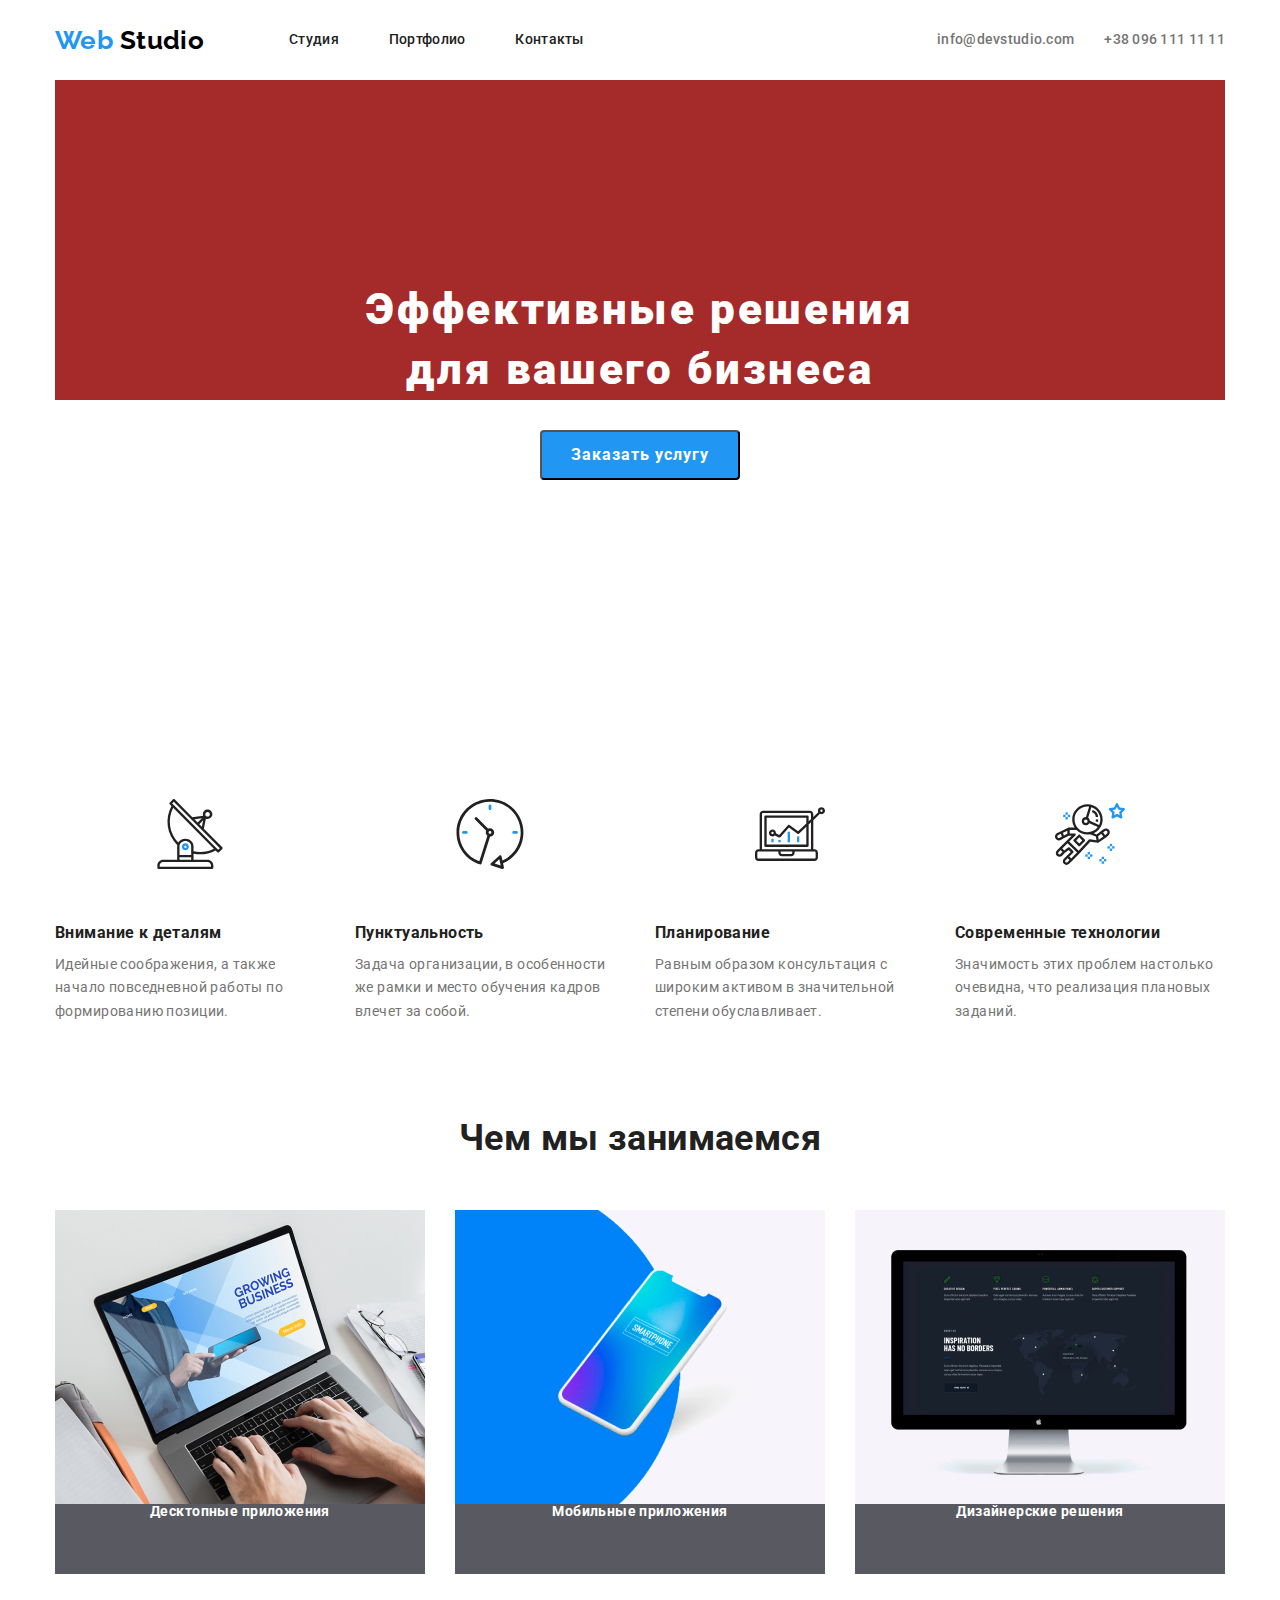
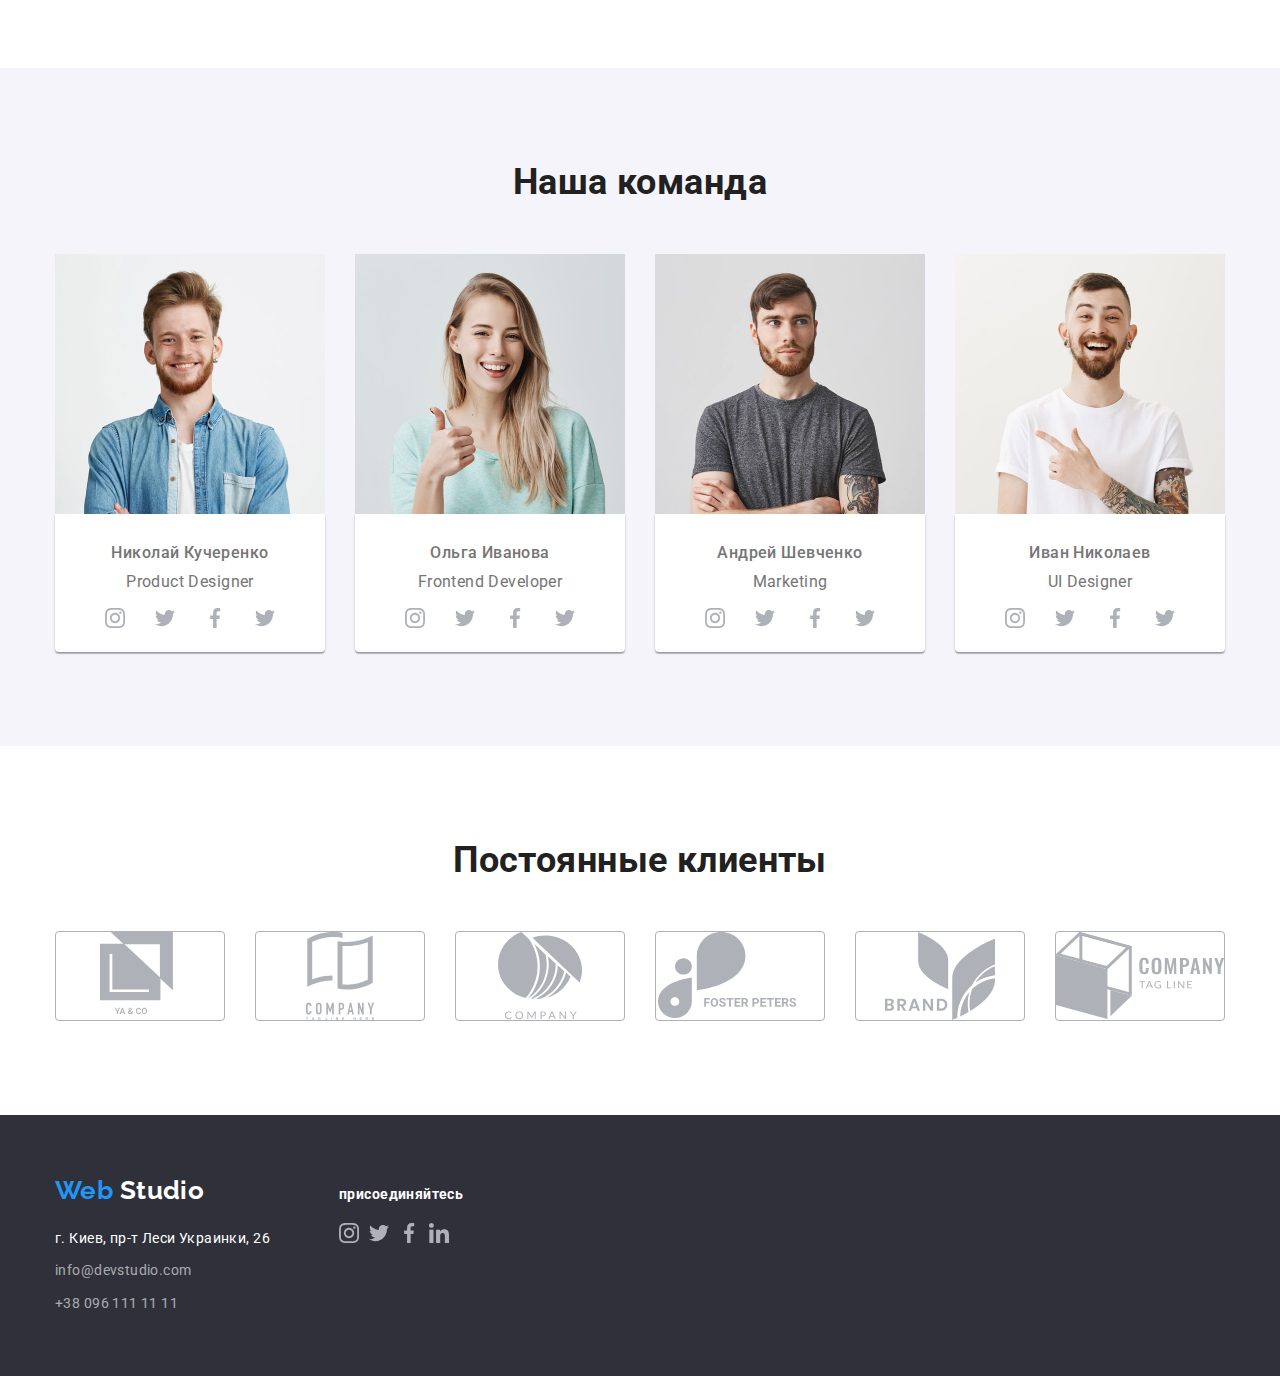
<file: index.html>
<!DOCTYPE html>
<html lang="ru">
  <head>
    <meta charset="UTF-8" />
    <meta name="viewport" content="width=device-width, initial-scale=1.0" />
    <title>Web studio</title>
    <link href="https://fonts.googleapis.com/css2?family=Raleway:wght@700&family=Roboto:wght@400;500;700&display=swap"
      rel="stylesheet">
    <link rel="stylesheet" href="./css/normalize.css">
    <link rel="stylesheet" href="./css/styles.css">
  </head>
  <body>
    <header class="header">
      <div class="container">
        <nav class="navigation">
          <a class="logo-main link" href="./index.html">
            <span class="logo-web">Web</span> Studio
          </a>
          <ul class="site-nav"> 
            <li class="site-nav-list">
              <a class="link" href="">Студия</a>
            </li>
            <li class="site-nav-list">
              <a class="link" href="./portfolio.html">Портфолио</a>
            </li>
            <li class="site-nav-list">
              <a class="link" href="">Контакты</a>
            </li> 
          </ul>
        </nav>
        <ul class="contacts">
          <li class="contacts-list">
            <a class="link" href="mailto:info@devstudio.com">info@devstudio.com</a>
          </li>
          <li class="contacts-list">
            <a class="link" href="tel:+380961111111">+38 096 111 11 11</a>
          </li>
        </ul>
      </div>
    </header>

    <main>

      <!-- Секция ГЕРОЙ -->
    <section class="hero-section">
      <div class="container">
        <h1 class="hero" >Эффективные решения <br>
          для вашего бизнеса</h1>
          <!-- <div class="main-btn">
            <button type="button" class="button">Заказать услугу
            </button>
          </div> -->
          <button type="button" class="button">Заказать услугу
          </button>
                </div>
        </section>

    <!-- О нас -->
    <section class="about-us">
      <div class="container">
        <h2 hidden> О нас</h2>
      <ul class="about-us-list">
        <li class="about-us-list-item">
          <img class="about-us-img" src="./images/preimushestva/antenna1.svg" alt="антенна">
          <h3 class="about-us-title">Внимание к деталям</h3>
          <p class="about-us-text">Идейные соображения, а также начало повседневной работы по формированию позиции.
          </p>
        </li>
        <li class="about-us-list-item">
          <img class="about-us-img" src="./images/preimushestva/clock 2.svg" alt="часы">
          <h3 class="about-us-title">Пунктуальность</h3>
          <p class="about-us-text">Задача организации, в особенности же рамки и место обучения кадров влечет за собой.
          </p>
        </li>
        <li class="about-us-list-item">
          <img class="about-us-img" src="./images/preimushestva/diagram3.svg" alt="диаграмма">
          <h3 class="about-us-title">Планирование</h3>
          <p class="about-us-text">Равным образом консультация с широким активом в значительной степени обуславливает.
          </p>
        </li>
        <li class="about-us-list-item">
          <img class="about-us-img" src="./images/preimushestva/astronaut4.svg" alt="астронавт">
          <h3 class="about-us-title">Современные технологии</h3>
          <p class="about-us-text">Значимость этих проблем настолько очевидна, что реализация плановых заданий.
          </p>
        </li>
      </ul>
      </div>
    </section>

    <!-- Чем мы занимаемся ( работа) -->

    <section class="work" >
    <div class="container">
      <h2 class="title">Чем мы занимаемся</h2>
      <ul class="work-list"> 
        <li class="work-list-item">
          <img src="./images/about_ua/about_us_1.jpg" alt="человек печатающий на ноутбуке" width="370" height="294">
          <p class="work-item">Десктопные приложения</p>
        </li>
        <li class="work-list-item">
          <img src="./images/about_ua/about_us_2.jpg" alt="моб телефон" width="370" height="294">  
          <p class="work-item">Мобильные приложения</p>
        </li>
        <li class="work-list-item">
          <img src="./images/about_ua/about_us_3.jpg" alt="монитор" width="370" height="294">
          <p class="work-item">Дизайнерские решения</p>
        </li>
      </ul>
    </div>
    </section>

    <!-- Наша команда -->
    <section class="team">
      <div class="container">
        <h2 class="title">Наша команда</h2>
      <ul class="team-list">
        <li>
          <img src="./images/our_team/img-0.jpg" alt="" width="270" height="260">
            <div class="team-border">
              <h3 class="team-list-header">Николай Кучеренко</h3>
              <p class="team-list-item">Product Designer</p>
              <ul class="social-list">
                <li>
                  <a class="social-list-item" href="" aria-label="инстаграм"> 
                    <img src="./images/social-icon/instagram.svg" alt="инстаграм">
                  </a>
                </li>
                <li>
                  <a class="social-list-item" href="" aria-label="твиттер">
                  <img src="./images/social-icon/twitter.svg" alt="твиттер">
                </a>
                </li>
                <li>
                  <a class="social-list-item" href="" aria-label="фейсбук">
                  <img src="./images/social-icon/facebook.svg" alt="фейсбук">
                </a>
                </li>
                <li>
                  <a class="social-list-item" href="" aria-label="линкедин">
                  <img src="./images/social-icon/twitter.svg" alt="линдекин">
                </a>
                </li>
              </ul>
            </div>
          
        </li>
        <li>
          <img src="./images/our_team/img-1.jpg" alt="" width="270" height="260">
          
          <div class="team-border">
            <h3 class="team-list-header">Ольга Иванова</h3>
          <p class="team-list-item">Frontend Developer</p>
          <ul class="social-list">
            <li>
              <a class="social-list-item" href="" aria-label="инстаграм">
                <img src="./images/social-icon/instagram.svg" alt="инстаграм">
              </a>
            </li>
            <li>
              <a class="social-list-item" href="" aria-label="твиттер">
                <img src="./images/social-icon/twitter.svg" alt="твиттер">
              </a>
            </li>
            <li>
              <a class="social-list-item" href="" aria-label="фейсбук">
                <img src="./images/social-icon/facebook.svg" alt="фейсбук">
              </a>
            </li>
            <li>
              <a class="social-list-item" href="" aria-label="линкедин">
                <img src="./images/social-icon/twitter.svg" alt="линдекин">
              </a>
            </li>
          </ul>
          </div>
        </li>
        <li>
          <img src="./images/our_team/img-2.jpg" alt="" width="270" height="260">
          
          <div class="team-border">
            <h3 class="team-list-header">Андрей Шевченко</h3>
          <p class="team-list-item">Marketing</p>
          <ul class="social-list">
            <li>
              <a class="social-list-item" href="" aria-label="инстаграм">
                <img src="./images/social-icon/instagram.svg" alt="инстаграм">
              </a>
            </li>
            <li>
              <a class="social-list-item" href="" aria-label="твиттер">
                <img src="./images/social-icon/twitter.svg" alt="твиттер">
              </a>
            </li>
            <li>
              <a class="social-list-item" href="" aria-label="фейсбук">
                <img src="./images/social-icon/facebook.svg" alt="фейсбук">
              </a>
            </li>
            <li>
              <a class="social-list-item" href="" aria-label="линкедин">
                <img src="./images/social-icon/twitter.svg" alt="линдекин">
              </a>
            </li>
          </ul>
          </div>
        </li>
        <li>
          <img src="./images/our_team/img-3.jpg" alt="" width="270" height="260">
          
          <div class="team-border">
            <h3 class="team-list-header">Иван Николаев</h3>
          <p class="team-list-item">UI Designer</p>
          <ul class="social-list">
            <li>
              <a class="social-list-item" href="" aria-label="инстаграм">
                <img src="./images/social-icon/instagram.svg" alt="инстаграм">
              </a>
            </li>
            <li>
              <a class="social-list-item" href="" aria-label="твиттер">
                <img src="./images/social-icon/twitter.svg" alt="твиттер">
              </a>
            </li>
            <li>
              <a class="social-list-item" href="" aria-label="фейсбук">
                <img src="./images/social-icon/facebook.svg" alt="фейсбук">
              </a>
            </li>
            <li>
              <a class="social-list-item" href="" aria-label="линкедин">
                <img src="./images/social-icon/twitter.svg" alt="линдекин">
              </a>
            </li>
          </ul>
          </div>
        </li>
      </ul>
      </div>
    </section>

    <!-- Постоянные клиенты -->

    <section class="company">
      <div class="container">
        <h2 class="title">Постоянные клиенты</h2>
      <ul class="company-list">
        <li class="company-list-item">
          <a class="link" href="">
            <img class="images" src="./images/logo_company/logo1.svg" alt="логотип 1">
          </a>
        </li>
        <li class="company-list-item">
          <a class="link" href="">
            <img class="images" src="./images/logo_company/logo2.svg" alt="логотип 2">
          </a>
        </li>
        <li class="company-list-item">
          <a class="link" href="">
            <img class="images" src="./images/logo_company/logo3.svg" alt="логотип 3">
          </a>
        </li>
        <li class="company-list-item">
          <a class="link" href="">
            <img class="images" src="./images/logo_company/logo4.svg" alt="логотип 4">
          </a>
        </li>
        <li class="company-list-item">
          <a class="link" href="">
            <img class="images" src="./images/logo_company/logo5.svg" alt="логотип 5">
          </a>
        </li>
        <li class="company-list-item">
          <a class="link" href="">
            <img class="images" src="./images/logo_company/logo6.svg" alt="логотип 6">
          </a>
        </li>
      </ul> 
      </div>
    </section>

    </main>

    <!-- Футер -->
    <footer class="footer">

      <div class="container">
        <div>
          <a class="logo-footer link" href="./index.html">
            <span class="logo-web">Web</span> 
            <span class="logo-studio"> Studio</span>
          </a>
          <ul class="address-list">
            <li class="address" >
              <a class="link" href="https://goo.gl/maps/SWiXS9RrNfBvQdv68">г. Киев, пр-т Леси Украинки, 26</a>
            </li>
            <li class="mail">
              <a class="link" href="mailto:info@devstudio.com">info@devstudio.com</a>
            </li>
            <li class="tel">
              <a class="link" href="tel:+380961111111">+38 096 111 11 11</a>
            </li>
          </ul>
        </div>
      
  
        <div class="footer-social">
          <b class="subtitle">присоединяйтесь</b>
          <ul class="footer-social-list">
            <li>
              <a class="link" href="" aria-label="инстаграм">
                <img src="./images/social-icon/instagram.svg" alt="инстаграм">
              </a>
            </li>
            <li>
              <a class="link" href="" aria-label="твиттер">
                <img src="./images/social-icon/twitter.svg" alt="твиттер">
              </a>
            </li>
            <li>
              <a class="link" href="" aria-label="фейсбук">
                <img src="./images/social-icon/facebook.svg" alt="фейсбук">
              </a>
            </li>
            <li>
              <a class="link" href="" aria-label="линкедин">
                <img src="./images/social-icon/linkedin.svg" alt="линдекин">
              </a>
            </li>
          </ul>
        </div>
      </div>

    </footer>
  </body>
</html>
</file>
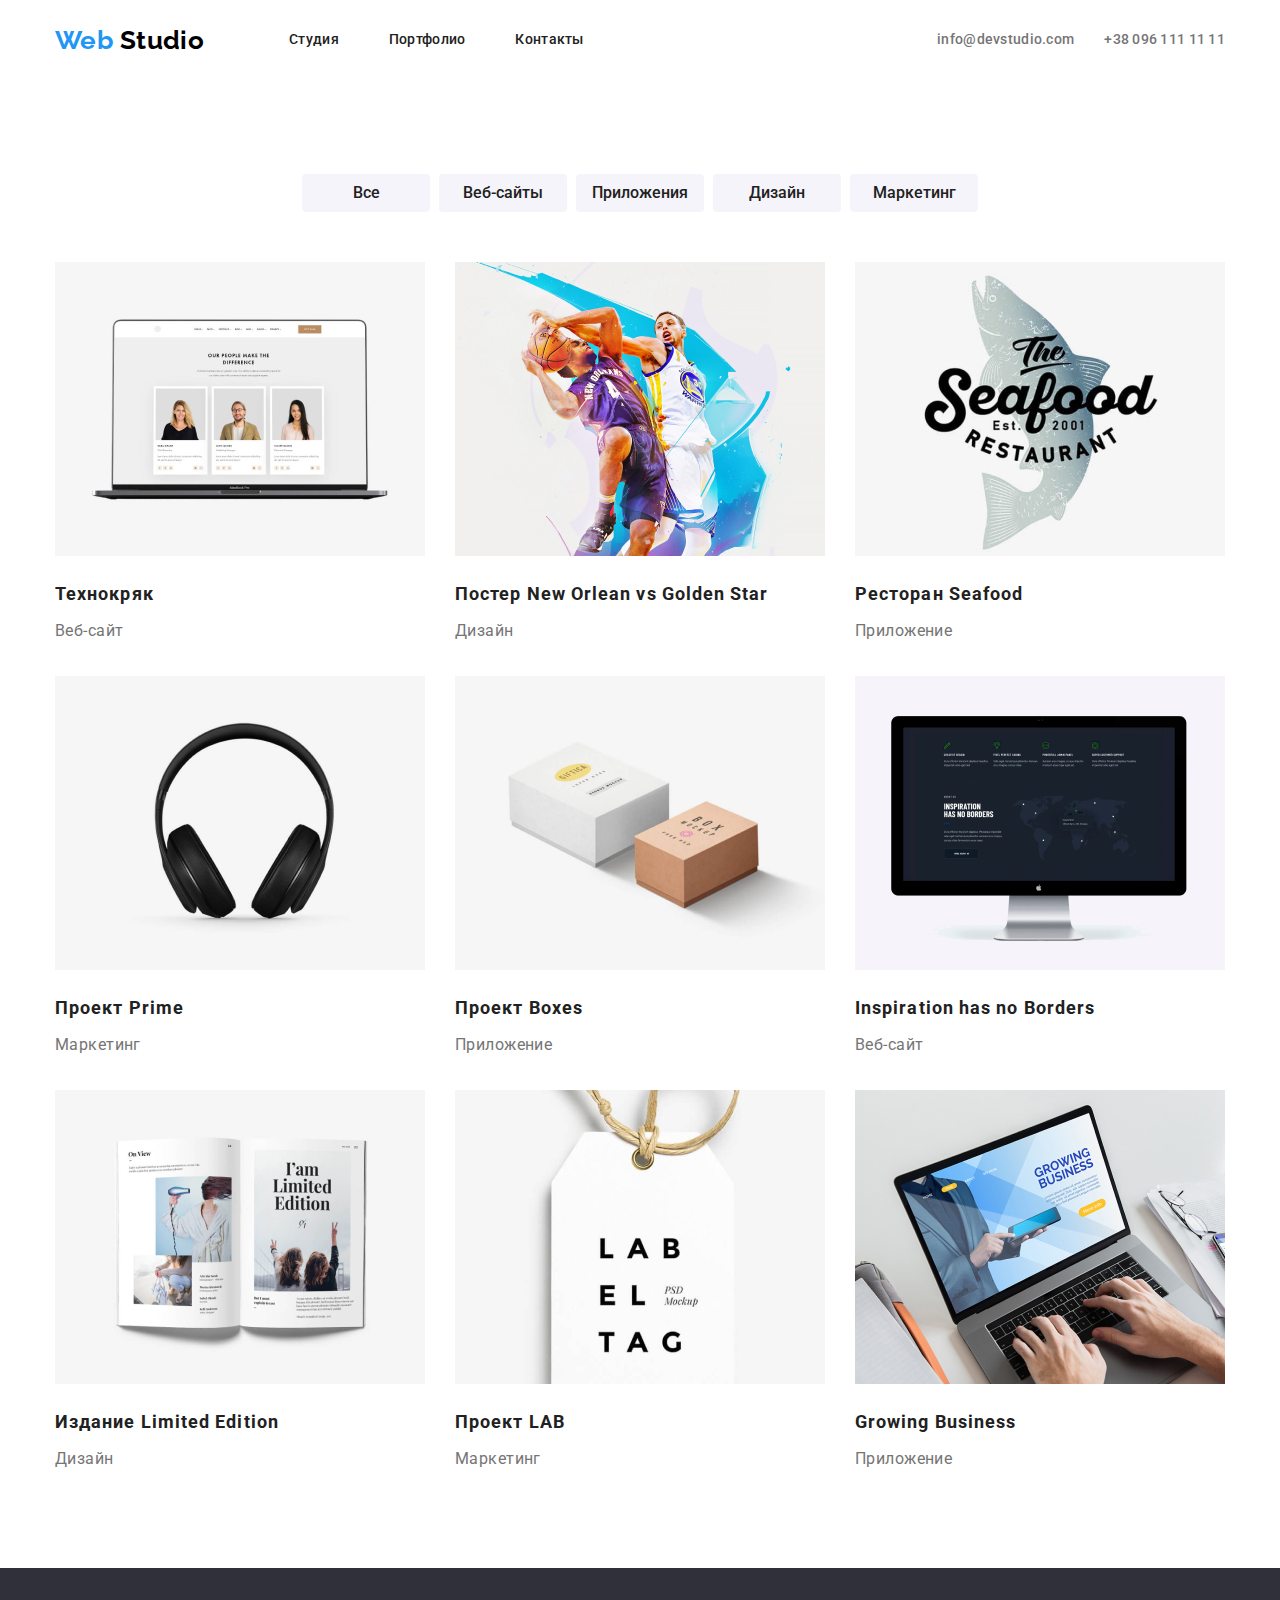
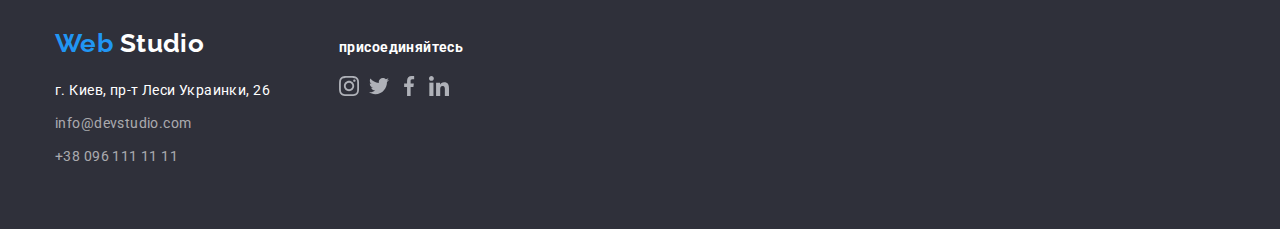
<file: portfolio.html>
<!DOCTYPE html>
<html lang="ru">
  <head>
    <meta charset="UTF-8" />
    <meta name="viewport" content="width=device-width, initial-scale=1.0" />
    <title>Web studio</title>
    <link href="https://fonts.googleapis.com/css2?family=Raleway:wght@700&family=Roboto:wght@400;500;700&display=swap"
      rel="stylesheet">
    <link rel="stylesheet" href="./css/normalize.css">
    <link rel="stylesheet" href="./css/styles.css">
  </head>
  <body>
    <header class="header">
      <div class="container">
        <nav class="navigation">
          <a class="logo-main link" href="./index.html">
            <span class="logo-web">Web</span> Studio
          </a>
          <ul class="site-nav"> 
            <li class="site-nav-list">
              <a class="link" href="index.html">Студия</a>
            </li>
            <li class="site-nav-list">
              <a class="link current" href="">Портфолио</a>
            </li>
            <li class="site-nav-list">
              <a class="link" href="">Контакты</a>
            </li> 
          </ul>
        </nav>
        <ul class="contacts">
          <li class="contacts-list">
            <a class="link" href="mailto:info@devstudio.com">info@devstudio.com</a>
          </li>
          <li class="contacts-list">
            <a class="link" href="tel:+380961111111">+38 096 111 11 11</a>
          </li>
        </ul>
      </div>
    </header>


<main>
     <section>
         <div class="container">
          <h1 hidden>Портфолио</h1>
          <ul class="filter-list">
              <li>
                <button type="button" class="btn">Все</button>
             </li>
              <li>
                <button type="button" class="btn">Веб-сайты</button>
             </li>
              <li>
                <button type="button" class="btn">Приложения</button>
             </li>
              <li>
                <button type="button" class="btn">Дизайн</button>
             </li>
              <li>
                <button type="button" class="btn">Маркетинг</button>
             </li>
          </ul>
 
          <ul class="portfolio">
              <li class="portfolio-list">
                  <a class="link" href="">
                      <img src="./images/portfolio/people1.jpg" alt="люди">
                      <h2 class="portfolio-title">Технокряк</h2>
                      <p class="text">Веб-сайт</p>
                      <p hidden>Технокряк это современная площадка распространения коронавируса. Компании используют эту 
                          платформу для цифрового
                     шпионажа и атак на защищённые сервера конкурентов.
                     </p>
                  </a>
              </li>
              <li class="portfolio-list">
                  <a class="link" href=""><img src="./images/portfolio/sport2.jpg" alt="спорт">
                      <h2 class="portfolio-title">Постер New Orlean vs Golden Star</h2>
                      <p class="text">Дизайн</p>
                      <p hidden>Технокряк это современная площадка распространения коронавируса. Компании используют эту 
                          платформу для цифрового
                     шпионажа и атак на защищённые сервера конкурентов.
                     </p>
                 </a>
              </li>
              <li class="portfolio-list">
                  <a class="link" href=""><img src="./images/portfolio/logo_restoran3.jpg" alt="логотип ресторан">
                      <h2 class="portfolio-title">Ресторан Seafood</h2>
                      <p class="text">Приложение</p>
                      <p hidden>Технокряк это современная площадка распространения коронавируса. Компании используют эту 
                          платформу для цифрового
                     шпионажа и атак на защищённые сервера конкурентов.
                     </p>
                 </a>
              </li>
              <li class="portfolio-list">
                  <a class="link" href=""><img src="./images/portfolio/headphones4.jpg" alt="наушники">
                      <h2 class="portfolio-title">Проект Prime</h2>
                      <p class="text">Маркетинг</p>
                      <p hidden>Технокряк это современная площадка распространения коронавируса. Компании используют эту 
                          платформу для цифрового
                     шпионажа и атак на защищённые сервера конкурентов.
                     </p>
                 </a>
              </li>
              <li class="portfolio-list">
                  <a class="link" href=""><img src="./images/portfolio/box5.jpg" alt="коробка">
                      <h2 class="portfolio-title">Проект Boxes</h2>
                      <p class="text">Приложение</p>
                      <p hidden>Технокряк это современная площадка распространения коронавируса. Компании используют эту 
                          платформу для цифрового
                     шпионажа и атак на защищённые сервера конкурентов.
                     </p>
                 </a>
              </li>
              <li class="portfolio-list">
                  <a class="link" href=""><img src="./images/portfolio/monitor6.jpg" alt="монитор">
                      <h2 class="portfolio-title">Inspiration has no Borders</h2>
                      <p class="text">Веб-сайт</p>
                      <p hidden>Технокряк это современная площадка распространения коронавируса. Компании используют эту 
                          платформу для цифрового
                     шпионажа и атак на защищённые сервера конкурентов.
                     </p>
                 </a>
              </li>
              <li class="portfolio-list">
                  <a class="link" href=""><img src="./images/portfolio/book7.jpg" alt="книги">
                      <h2 class="portfolio-title">Издание Limited Edition</h2>
                      <p class="text">Дизайн</p>
                      <p hidden>Технокряк это современная площадка распространения коронавируса. Компании используют эту 
                          платформу для цифрового
                     шпионажа и атак на защищённые сервера конкурентов.
                     </p>
                 </a>
              </li>
              <li class="portfolio-list">
                  <a class="link" href=""><img src="./images/portfolio/project_lab8.jpg" alt="проект">
                      <h2 class="portfolio-title">Проект LAB</h2>
                      <p class="text">Маркетинг</p>
                      <p hidden>Технокряк это современная площадка распространения коронавируса. Компании используют эту 
                          платформу для цифрового
                     шпионажа и атак на защищённые сервера конкурентов.
                     </p>
                 </a>
              </li>
              <li class="portfolio-list">
                  <a class="link" href=""><img src="./images/portfolio/notebook9.jpg" alt="ноутбук">
                      <h2 class="portfolio-title">Growing Business</h2>
                      <p class="text">Приложение</p>
                      <p hidden>Технокряк это современная площадка распространения коронавируса. Компании используют эту 
                          платформу для цифрового
                     шпионажа и атак на защищённые сервера конкурентов.
                     </p>
                 </a>
              </li>
          </ul>
         </div>
     </section>
</main>

    <!-- Футер -->
    <footer class="footer">

      <div class="container">
        <div>
          <a class="logo-footer link" href="./index.html">
            <span class="logo-web">Web</span> 
            <span class="logo-studio"> Studio</span>
          </a>
          <ul class="address-list">
            <li class="address" >
              <a class="link" href="https://goo.gl/maps/SWiXS9RrNfBvQdv68">г. Киев, пр-т Леси Украинки, 26</a>
            </li>
            <li class="mail">
              <a class="link" href="mailto:info@devstudio.com">info@devstudio.com</a>
            </li>
            <li class="tel">
              <a class="link" href="tel:+380961111111">+38 096 111 11 11</a>
            </li>
          </ul>
        </div>
      
  
        <div class="footer-social">
          <b class="subtitle">присоединяйтесь</b>
          <ul class="footer-social-list">
            <li>
              <a class="link" href="" aria-label="инстаграм">
                <img src="./images/social-icon/instagram.svg" alt="инстаграм">
              </a>
            </li>
            <li>
              <a class="link" href="" aria-label="твиттер">
                <img src="./images/social-icon/twitter.svg" alt="твиттер">
              </a>
            </li>
            <li>
              <a class="link" href="" aria-label="фейсбук">
                <img src="./images/social-icon/facebook.svg" alt="фейсбук">
              </a>
            </li>
            <li>
              <a class="link" href="" aria-label="линкедин">
                <img src="./images/social-icon/linkedin.svg" alt="линдекин">
              </a>
            </li>
          </ul>
        </div>
      </div>

    </footer>
</body>

</html>
</file>
<file: css/styles.css>
/* цвет заголов текста #212121 */
/* основной цвет текста белый #FFFFFF  */
/* цвет основного текста #757575 */
/* акцент #2196F3*/
/* цвет логотипа #000000 */

:root {
    --main-font:"Roboto", sans-serif;
    --secondary-font:"Raleway", sans-serif;
    --primary-text-color: #757575;
    --title-text-color: #212121;
    --primary-white-color: #ffffff;
    --accent-color: #2196F3;
    --logo-color: #000000;
}

html {
    box-sizing: border-box;
  }
  
  *,
  *::before,
  *::after {
    box-sizing: inherit;
    margin: 0;
    padding: 0;
  }

  h1 {
    margin: 0;
  }
  
  img {
    display: block;
  }

.link {
    text-decoration: none;
    display: block;
}

ul{
    list-style-type: none;
}

body {
    color: var(--primary-text-color);
    background-color: var(--primary-white-color);
    font-family: var(--main-font);
    letter-spacing: 0.03em;
    font-size: 14px;
    line-height: 1.14;
}

.container {
    width: 1200px;
    padding-left: 15px;
    padding-right: 15px;
    margin-left: auto;
    margin-right: auto;
}

/* Логотип */ 

.header .container {
    display: flex;
    align-items: center;
}

.logo-main {
    margin-right: 85px;
    padding-top: 25px;
    padding-bottom: 24px;

    color: var(--logo-color);
    font-family: var(--secondary-font);
    font-weight: 700;
    font-size: 26px;
    line-height: 1.2;
}
    

.logo-web {
    color: var(--accent-color);
}

/* Навигация */

.navigation {
    display: flex;
}

.site-nav {
    display: flex;
}

.site-nav-list:not(:last-child) {
    margin-right: 50px;
}

.site-nav .link {
    padding-top: 32px;
    padding-bottom: 32px;

    color: var(--title-text-color);
    font-weight: 500;
    letter-spacing: 0.02em;
}

.site-nav .link:hover,
.site-nav .link:focus {
  color: var(--accent-color);
}

/* КОНТАКТЫ */

.contacts {
    display: flex;
    margin-left: auto;
}

.contacts-list:not(:last-child) {
    margin-right: 30px;
}

.contacts .link {
    color: var(--primary-text-color);
    font-weight: 500;
    letter-spacing: 0.02em;
}

.contacts .link:hover {
    color: var(--accent-color);
}

/*   СЕКЦИИ HERO*/


.hero {
    background-color: brown;
    margin-bottom: 30px;
    padding-top: 200px;

    font-weight: 900;
    font-size: 44px;
    line-height: 1.36;
    text-align: center;
    letter-spacing: 0.06em;
    color: var(--primary-white-color);
}

.button {
    margin-bottom: 200px; 

    color: var(--primary-white-color);
    background-color: var(--accent-color);
    font-weight: 700;
    font-size: 16px;
    line-height: 1.87;
    text-align: center;
    letter-spacing: 0.06em;
    border-radius: 4px;
    width: 200px;
    height: 50px;
}

.hero-section .container {
    text-align: center; 
}


/*   СЕКЦИЯ О НАС */

.about-us-list {
    display: flex;
    padding-top: 94px;
}

.about-us-list-item:not(:last-child) {
    margin-right: 30px;
}

.about-us-img {
    padding-top: 25px;
    padding-right: 100px;
    padding-bottom: 25px;
    padding-left: 100px;

    border-radius: 4px;
}

.about-us-title {
    margin-top: 30px;
    color: var(--title-text-color);
    font-weight: 700;
}

.about-us-text {
    margin-top: 10px;
    line-height: 1.71;
    color: var(--primary-text-color);
}

/*  СЕКЦИЯ ЧЕМ МЫ ЗАНИМАЕМСЯ (работа)*/

.work-list {
    display: flex;
    margin-top: 50px;
    padding-bottom: 94px;
}

.title {
    padding-top: 94px;

    color: var(--title-text-color);
    font-weight: 700;
    font-size: 36px;
    line-height: 1.16;
    text-align: center;
}

.work-list-item:not(:last-child) {
    margin-right: 30px;
}

.work-item {
    width: 370px;
    height: 70px;

    color: var(--primary-white-color);
    background-color: rgba(47, 48, 58, 0.8);;
    font-weight: 700;
    text-align: center;
    letter-spacing: 0.03em;
}

/*  Наша команда  */

.team {
    background: #F5F4FA;
}

.team-list {
    display: flex;
    margin-top: 50px;
    padding-bottom: 94px;
}
.team-border {
    overflow: hidden;
    box-shadow: 0px 2px 1px rgba(0, 0, 0, 0.2), 0px 1px 1px rgba(0, 0, 0, 0.14), 0px 1px 3px rgba(0, 0, 0, 0.12);
    border-radius: 0px 0px 4px 4px;
}

.social-list {
    display: flex;
    margin-top: 16px;
    padding-bottom: 24px;
    justify-content: center;
}

/* /* .social-list li {
    padding-bottom: 24px; */

.team-list li {
    background-color: #ffffff;
}

.team-list li:not(:last-child) {
    margin-right: 30px;
}

.team-list-header {
    margin-top: 30px;

    font-weight: 500;
    font-size: 16px;
    line-height: 1.18;
    text-align: center;
}

.team-list-item {
    margin-top: 10px;

    color: var(--primary-text-color);
    font-size: 16px;
    line-height: 1.18;
    text-align: center;
}

/*  Постоянные клиенты */

.company-list {
    display: flex;
    margin-top: 50px;
    padding-bottom: 94px;
    justify-content: center;
}
.company-list-item .link {
    display: flex;
    justify-content: center;
    width: 170px;
    height: 90px;
    border: solid #afb1b8 1px;
    border-radius: 4px;
}

.company-list-item:not(:last-child) {
    margin-right: 30px;
}

/* Футер */

.footer {
    background-color: #2F303A;
}

.logo-footer {
    padding-top: 60px;

    color: var(--logo-color);
    font-family: var(--secondary-font);
    font-weight: 700;
    font-size: 26px;
    line-height: 1.2;
}

.footer .container {
    display: flex;
    align-items: baseline;

}
 
.logo-studio {
    color: var(--primary-white-color);
}

.address-list {
    margin-top: 20px;
    margin-right: 69px;
    padding-bottom: 60px;
}

.address .link {
    color: var(--primary-white-color);
    line-height: 1.71;
}
.mail,
.tel {
    margin-top: 9px;
}

.mail .link,
.tel .link {
    color: rgba(255, 255, 255, 0.6);
    line-height: 1.71;
}

.subtitle {
    color: var(--primary-white-color);
    font-weight: 700;
}

..mail {
    margin-top: 9px;
}

.footer-social-list  {
    display: flex;
    margin-top: 20px;
}

.footer-social-list li:not(:last-child) {
    margin-right: 10px;
}

/*  Вкладка  Портфолио */
/*  Фильтр */

.filter-list {
    display: flex;
    padding-top: 94px;
    justify-content: center;
}

.filter-list li:not(:last-child) {
    margin-right: 9px;
}
.btn {
    width: 128px;
    height: 38px;
    color: var(--title-text-color);
    border-color: transparent;
    font-weight: 500;
    font-size: 16px;
    line-height: 1.62;
    text-align: center;
    background: #F5F4FA;
    border-radius: 4px;
    cursor: pointer;
}
.btn:hover {
    background: var(--accent-color);
}

/*  Список Примеры */

.portfolio {
    display: flex;
    flex-wrap: wrap;
    margin-top: 50px;
    padding-bottom: 94px;
}

.portfolio-title {
    margin-top: 20px;

    color: var(--title-text-color);
    font-weight: 700;
    font-size: 18px;
    line-height: 2.0;
    letter-spacing: 0.06em;
 }
 .portfolio-list {
    width: 370px;
 }

 .portfolio-list:not(:nth-child(3n)) {
     margin-right: 30px;
 }

 .portfolio-list:not(:nth-last-child(-n + 3)) {
    margin-bottom: 30px;
}

 .portfolio-list .text {
    margin-top: 4px;
    color: var(--primary-text-color);
    font-size: 16px;
    line-height: 1.87;
 }
</file>
